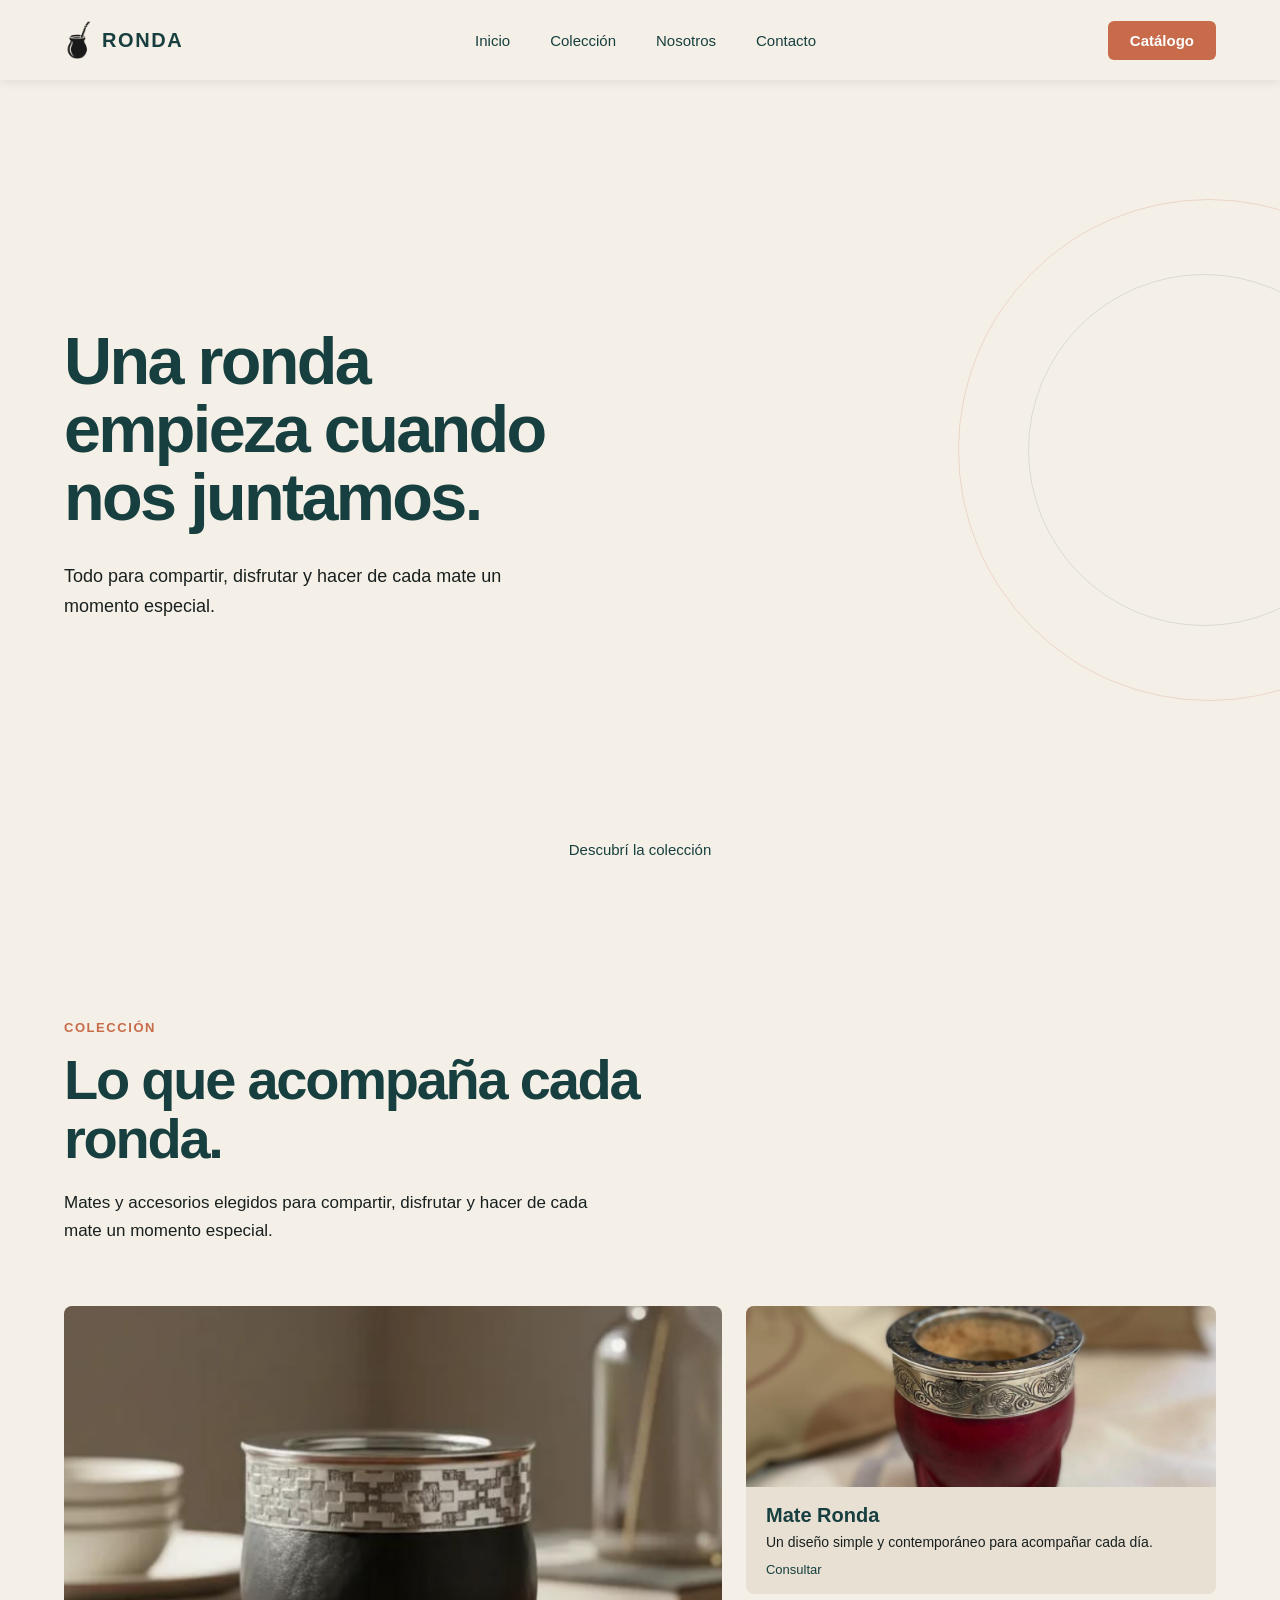
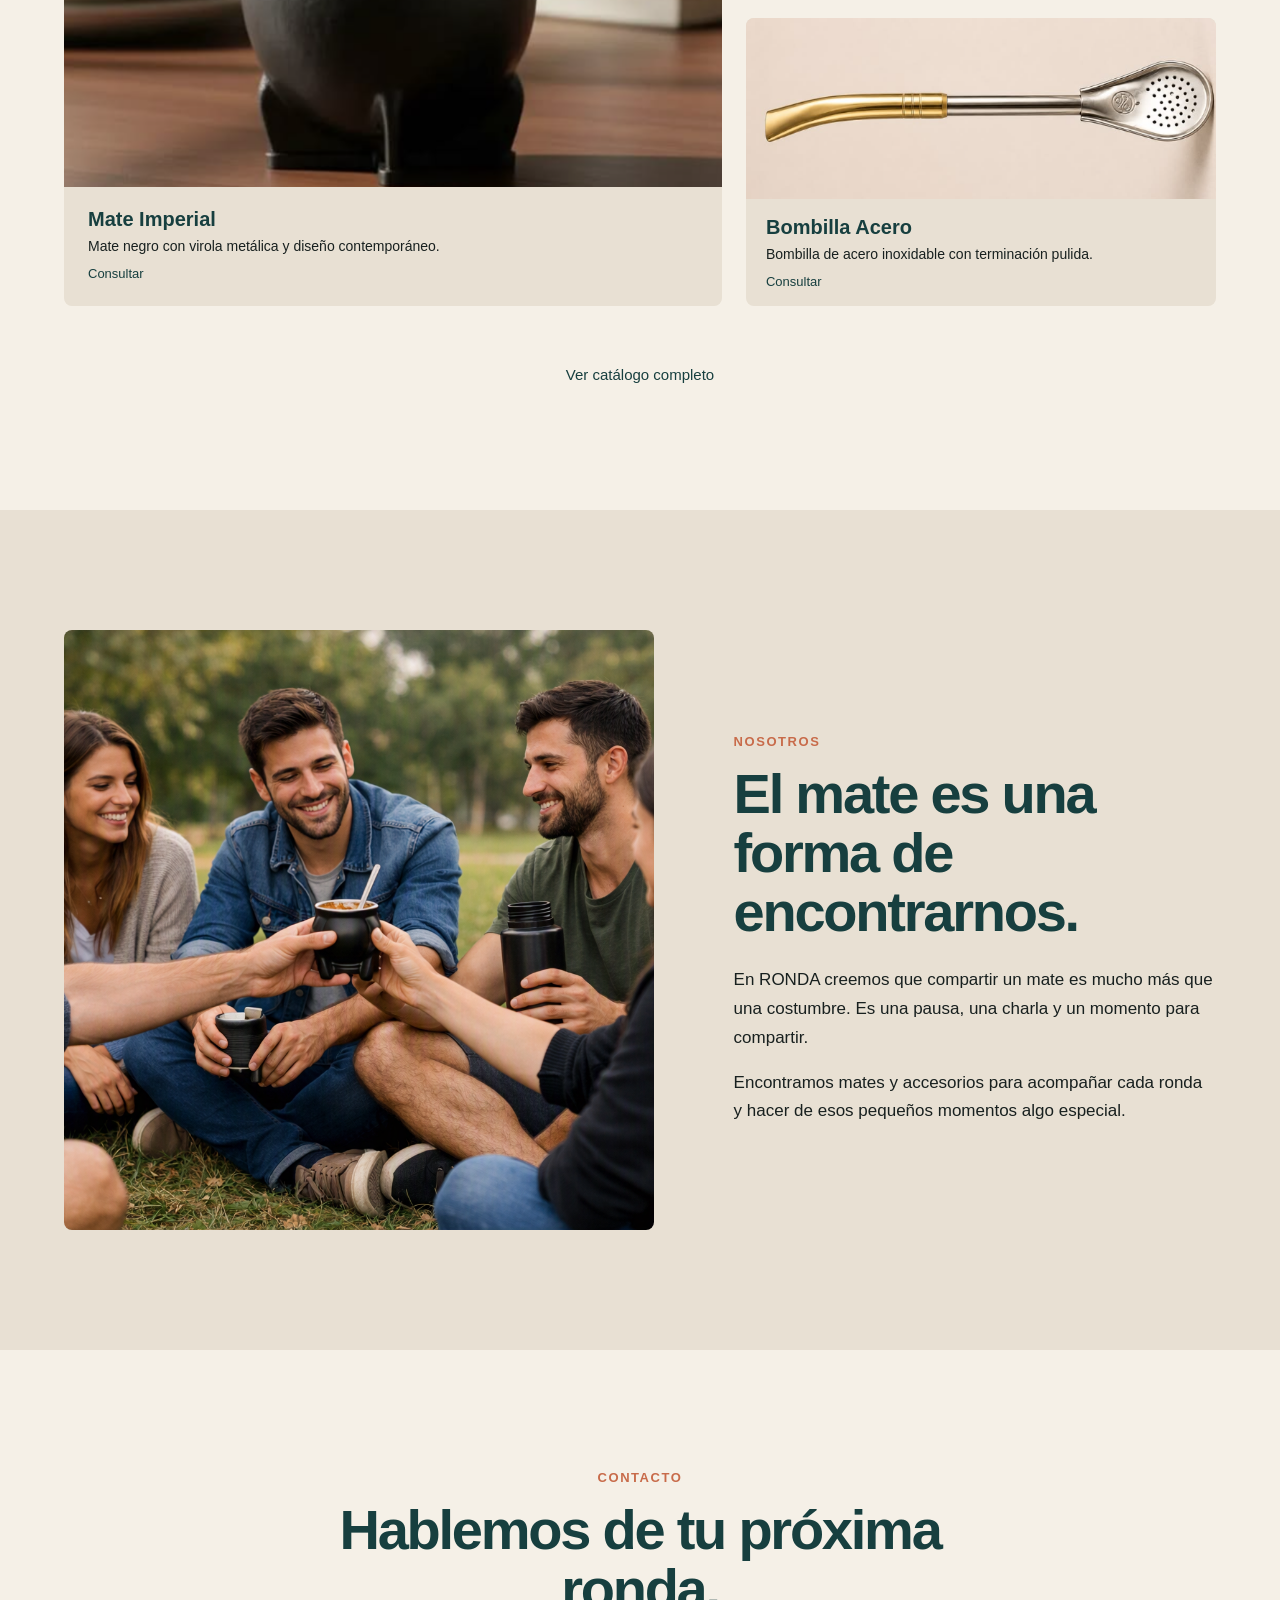
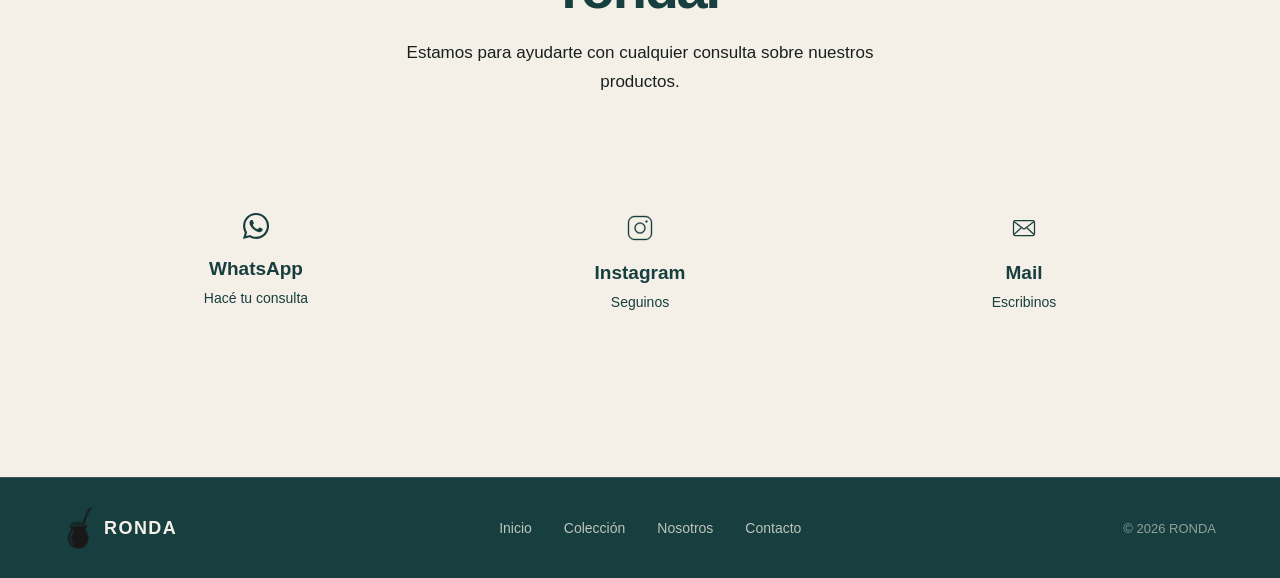
<file: index.html>
<!DOCTYPE html>
<html lang="es">
<head>
    <meta charset="UTF-8">
    <meta
        name="viewport"
        content="width=device-width, initial-scale=1.0"
    >
    <meta
        name="description"
        content="Descubrí RONDA, una selección de mates y accesorios para compartir, disfrutar y hacer de cada mate un momento especial."
    >
    <meta
        name="robots"
        content="index, follow"
    >
    <meta
        name="author"
        content="RONDA"
    >
    <meta
        name="theme-color"
        content="#173F3F"
    >
    <!-- =========================
        Canonical
    ========================= -->
    <link
        rel="canonical"
        href="https://bmstd.github.io/ronda/"
    >
    <!-- =========================
        Open Graph
    ========================= -->
    <meta
        property="og:type"
        content="website"
    >
    <meta
        property="og:locale"
        content="es_AR"
    >
    <meta
        property="og:site_name"
        content="RONDA"
    >
    <meta
        property="og:title"
        content="RONDA | Mates y accesorios"
    >
    <meta
        property="og:description"
        content="Todo para compartir, disfrutar y hacer de cada mate un momento especial."
    >
    <meta
        property="og:url"
        content="https://bmstd.github.io/ronda/"
    >
    <meta
        property="og:image"
        content="https://bmstd.github.io/ronda/assets/images/brand/og-image.jpg"
    >
    <meta
        property="og:image:type"
        content="image/jpeg"
    >
    <meta
        property="og:image:width"
        content="1200"
    >
    <meta
        property="og:image:height"
        content="630"
    >
    <meta
        property="og:image:alt"
        content="RONDA | Mates y accesorios"
    >
    <!-- =========================
        X / Twitter
    ========================= -->
    <meta
        name="twitter:card"
        content="summary_large_image"
    >
    <meta
        name="twitter:title"
        content="RONDA | Mates y accesorios"
    >
    <meta
        name="twitter:description"
        content="Todo para compartir, disfrutar y hacer de cada mate un momento especial."
    >
    <meta
        name="twitter:url"
        content="https://bmstd.github.io/ronda/"
    >
    <meta
        name="twitter:image"
        content="https://bmstd.github.io/ronda/assets/images/brand/og-image.jpg"
    >
    <meta
        name="twitter:image:alt"
        content="RONDA | Mates y accesorios"
    >
    <!-- =========================
        Favicon
    ========================= -->
    <link
        rel="icon"
        href="./assets/images/brand/favicon.png"
        type="image/png"
    >
    <!-- =========================
        Título
    ========================= -->
    <title>
        RONDA | Mates y accesorios
    </title>
    <!-- =========================
        Styles
    ========================= -->
    <link
        rel="stylesheet"
        href="./css/styles.css"
    >
</head>
<body>
    <!-- =========================
        Navbar
    ========================= -->
    <header class="navbar">
        <div class="navbar__container">
            <!-- Marca -->
            <a
                href="./index.html#inicio"
                class="navbar__brand"
                aria-label="RONDA - Inicio"
            >
                <img
                    src="./assets/images/brand/logo.png"
                    alt=""
                    class="navbar__logo"
                >
                <span class="navbar__name">
                    RONDA
                </span>
            </a>
            <!-- Navegación -->
            <nav
                class="navbar__nav"
                id="navbar-nav"
                aria-label="Navegación principal"
            >
                <a href="#inicio" class="navbar__link">
                    Inicio
                </a>
                <a href="#coleccion" class="navbar__link">
                    Colección
                </a>
                <a href="#nuestra-marca" class="navbar__link">
                    Nosotros
                </a>
                <a href="#contacto" class="navbar__link">
                    Contacto
                </a>
            </nav>
            <!-- CTA -->
            <a
                href="./pages/catalogo.html"
                class="navbar__cta"
            >
                Catálogo
            </a>
            <!-- Botón menú mobile -->
            <button
                class="navbar__toggle"
                type="button"
                aria-label="Abrir menú"
                aria-expanded="false"
                aria-controls="navbar-nav"
            >
                <span></span>
                <span></span>
                <span></span>
            </button>
        </div>
    </header>
    <main>
        <!-- =========================
                HERO
        ========================= -->
        <section class="hero" id="inicio">
            <video
                class="hero__video"
                autoplay
                muted
                loop
                playsinline
                preload="metadata"
                aria-hidden="true"
            >
                <source src="./assets/videos/hero.mp4" type="video/mp4">
            </video>
            <div class="hero__overlay"></div>
            <div class="hero__container">
                <!-- Contenido -->
                <div class="hero__content">
                    <h1 class="hero__title">
                        Una ronda empieza
                        cuando nos juntamos.
                    </h1>
                    <p class="hero__text">
                        Todo para compartir, disfrutar y hacer de cada mate un momento especial.
                    </p>
                </div>
            </div>
            <!-- Enlace a la colección -->
            <a href="#coleccion" class="hero__link">
                Descubrí la colección
            </a>
        </section>
        <!-- =========================
                COLECCIÓN
        ========================= -->
        <section class="collection" id="coleccion">
            <div class="collection__container">
                <!-- Encabezado -->
                <div class="collection__header">
                    <span class="collection__eyebrow">
                        Colección
                    </span>
                    <h2 class="collection__title">
                        Lo que acompaña cada ronda.
                    </h2>
                    <p class="collection__text">
                        Mates y accesorios elegidos para compartir, disfrutar y hacer de cada mate un momento especial.
                    </p>
                </div>
                <!-- Productos destacados -->
                <div class="collection__grid">
                    <!-- Producto principal -->
                    <article class="collection-card collection-card--featured">
                        <a
                            href="https://wa.me/5493815222356?text=Hola%2C%20quer%C3%ADa%20consultar%20por%20el%20Mate%20Imperial."
                            class="collection-card__link"
                            target="_blank"
                            rel="noopener noreferrer"
                        >
                            <div class="collection-card__media">
                                <img
                                    src="./assets/images/collection/mate-imperial.png"
                                    alt="Mate Imperial negro con virola metálica"
                                    class="collection-card__image"
                                >
                            </div>
                            <div class="collection-card__content">
                                <h3 class="collection-card__title">
                                    Mate Imperial
                                </h3>
                                <p class="collection-card__description">
                                    Mate negro con virola metálica y diseño contemporáneo.
                                </p>
                                <span class="collection-card__action">
                                    Consultar
                                </span>
                            </div>
                        </a>
                    </article>
                    <!-- Producto 2 -->
                    <article class="collection-card">
                        <a
                            href="https://wa.me/5493815222356?text=Hola%2C%20quer%C3%ADa%20consultar%20por%20el%20Mate%20Ronda."
                            class="collection-card__link"
                            target="_blank"
                            rel="noopener noreferrer"
                        >
                            <div class="collection-card__media">
                                <img
                                    src="./assets/images/collection/mate-ronda.png"
                                    alt="Mate Ronda de diseño minimalista"
                                    class="collection-card__image"
                                >
                            </div>
                            <div class="collection-card__content">
                                <h3 class="collection-card__title">
                                    Mate Ronda
                                </h3>
                                <p class="collection-card__description">
                                    Un diseño simple y contemporáneo para acompañar cada día.
                                </p>
                                <span class="collection-card__action">
                                    Consultar
                                </span>
                            </div>
                        </a>
                    </article>
                    <!-- Producto 3 -->
                    <article class="collection-card">
                        <a
                            href="https://wa.me/5493815222356?text=Hola%2C%20quer%C3%ADa%20consultar%20por%20la%20Bombilla%20Acero."
                            class="collection-card__link"
                            target="_blank"
                            rel="noopener noreferrer"
                        >
                            <div class="collection-card__media">
                                <img
                                    src="./assets/images/collection/bombilla-acero.png"
                                    alt="Bombilla de acero inoxidable"
                                    class="collection-card__image"
                                >
                            </div>
                            <div class="collection-card__content">
                                <h3 class="collection-card__title">
                                    Bombilla Acero
                                </h3>
                                <p class="collection-card__description">
                                    Bombilla de acero inoxidable con terminación pulida.
                                </p>
                                <span class="collection-card__action">
                                    Consultar
                                </span>
                            </div>
                        </a>
                    </article>
                </div>
                <!-- Enlace al catálogo -->
                <div class="collection__footer">
                    <a href="./pages/catalogo.html" class="collection__catalog-link">
                        Ver catálogo completo
                    </a>
                </div>
            </div>
        </section>
        <!--=========================
            NUESTRA MARCA
        =========================-->
        <section class="brand" id="nuestra-marca">
            <div class="brand__container">
                <!-- Imagen -->
                <div class="brand__media">
                    <img
                        src="./assets/images/brand/amigos-mate.png"
                        alt="Amigos compartiendo un mate durante una ronda"
                        class="brand__image"
                    >
                </div>
                <!-- Contenido -->
                <div class="brand__content">
                    <span class="brand__eyebrow">
                        Nosotros
                    </span>
                    <h2 class="brand__title">
                        El mate es una forma de encontrarnos.
                    </h2>
                    <p class="brand__text">
                        En RONDA creemos que compartir un mate es mucho más que una costumbre.
                        Es una pausa, una charla y un momento para compartir.
                    </p>
                    <p class="brand__text">
                        Encontramos mates y accesorios para acompañar cada ronda y hacer de esos
                        pequeños momentos algo especial.
                    </p>
                </div>
            </div>
        </section>
        <!-- =========================
            CONTACTO
        ========================= -->
        <section class="contact" id="contacto">
            <div class="contact__container">
                <div class="contact__header">
                    <span class="contact__eyebrow">
                        Contacto
                    </span>
                    <h2 class="contact__title">
                        Hablemos de tu próxima ronda.
                    </h2>
                    <p class="contact__text">
                        Estamos para ayudarte con cualquier consulta sobre nuestros productos.
                    </p>
                </div>
                <div class="contact__options">
                    <!-- WhatsApp -->
                    <a
                        href="https://wa.me/5493815222356"
                        class="contact__option"
                        target="_blank"
                        rel="noopener noreferrer"
                    >
                        <img
                            src="./assets/images/icons/whatsapp.svg"
                            alt=""
                            class="contact__icon contact__icon--whatsapp"
                        >
                        <h3 class="contact__option-title">
                            WhatsApp
                        </h3>
                        <span class="contact__option-action">
                            Hacé tu consulta
                        </span>
                    </a>
                    <!-- Instagram -->
                    <a
                        href="https://www.instagram.com/bm_studio.dev"
                        class="contact__option"
                        target="_blank"
                        rel="noopener noreferrer"
                    >
                        <img
                            src="./assets/images/icons/instagram.svg"
                            alt=""
                            class="contact__icon"
                        >
                        <h3 class="contact__option-title">
                            Instagram
                        </h3>
                        <span class="contact__option-action">
                            Seguinos
                        </span>
                    </a>
                    <!-- Mail -->
                    <a
                        href="mailto:brunomenorque.dev@gmail.com"
                        class="contact__option"
                    >
                        <img
                            src="./assets/images/icons/email.svg"
                            alt=""
                            class="contact__icon"
                        >
                        <h3 class="contact__option-title">
                            Mail
                        </h3>
                        <span class="contact__option-action">
                            Escribinos
                        </span>
                    </a>
                </div>
            </div>
        </section>
    </main>
    <!-- =========================
        FOOTER
    ========================= -->
    <footer class="footer">
        <div class="footer__container">
            <!-- Marca -->
            <a
                href="./index.html"
                class="footer__brand"
                aria-label="RONDA - Inicio"
            >
                <img
                    src="./assets/images/brand/logo.png"
                    alt=""
                    class="footer__logo"
                >
                <span class="footer__name">
                    RONDA
                </span>
            </a>
            <!-- Navegación -->
            <nav class="footer__nav" aria-label="Navegación del pie de página">
                <a href="#inicio" class="footer__link">
                    Inicio
                </a>
                <a href="#coleccion" class="footer__link">
                    Colección
                </a>
                <a href="#nuestra-marca" class="footer__link">
                    Nosotros
                </a>
                <a href="#contacto" class="footer__link">
                    Contacto
                </a>
            </nav>
            <!-- Copyright -->
            <span class="footer__copyright">
                © 2026 RONDA
            </span>
        </div>
    </footer>
<script src="./js/main.js"></script>
</body>
</html>
</file>
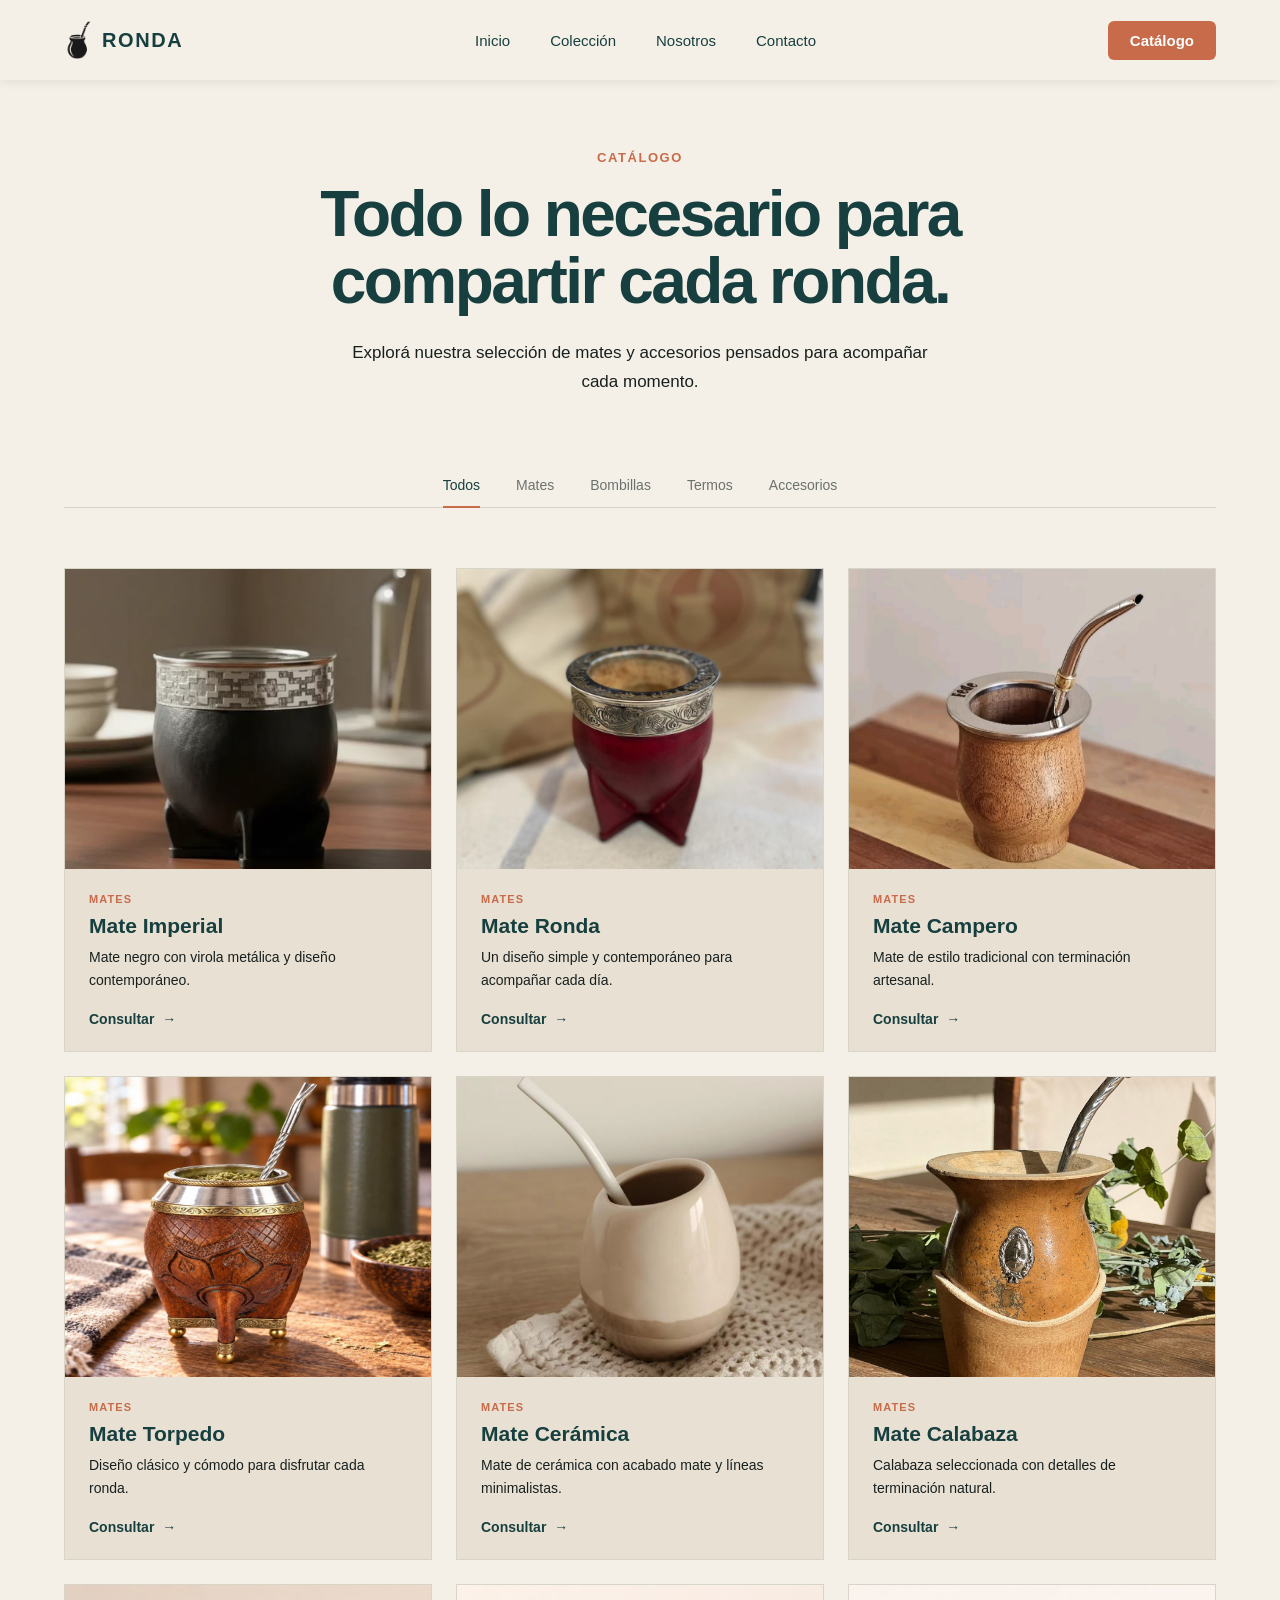
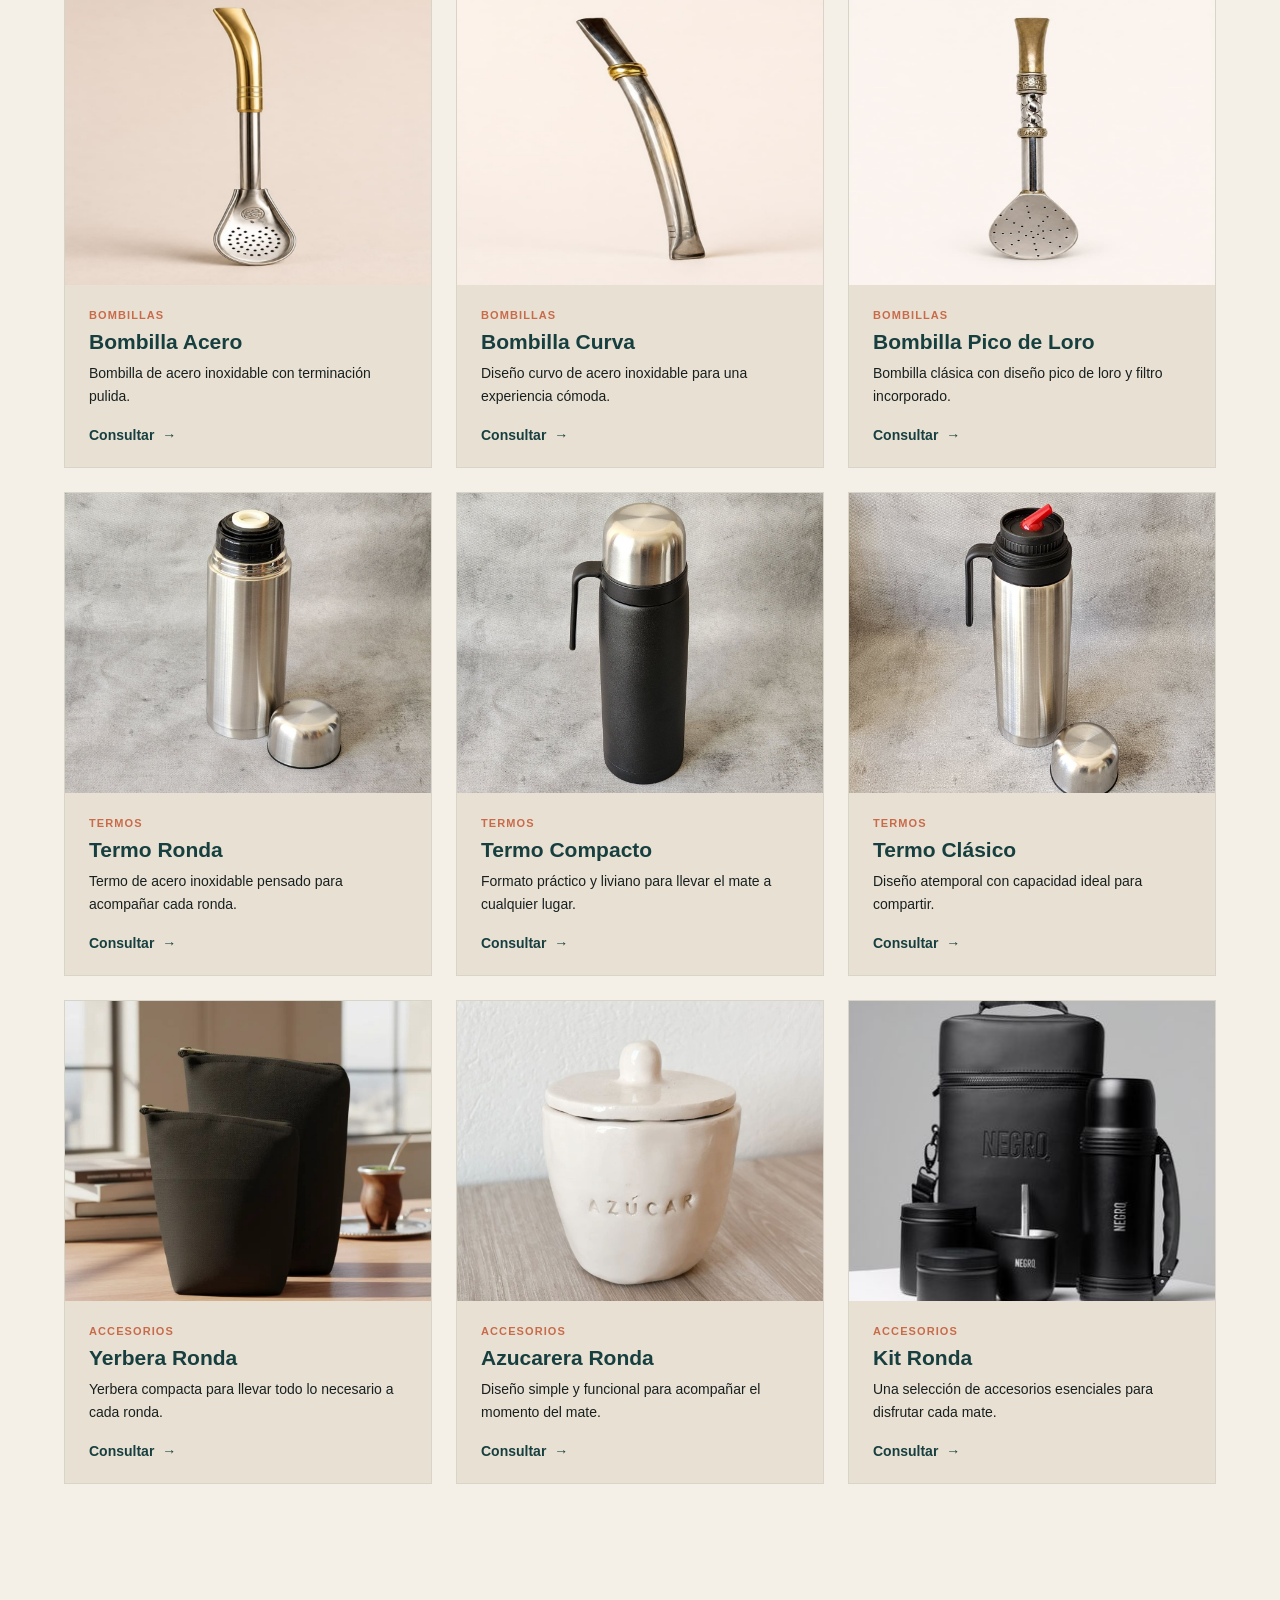
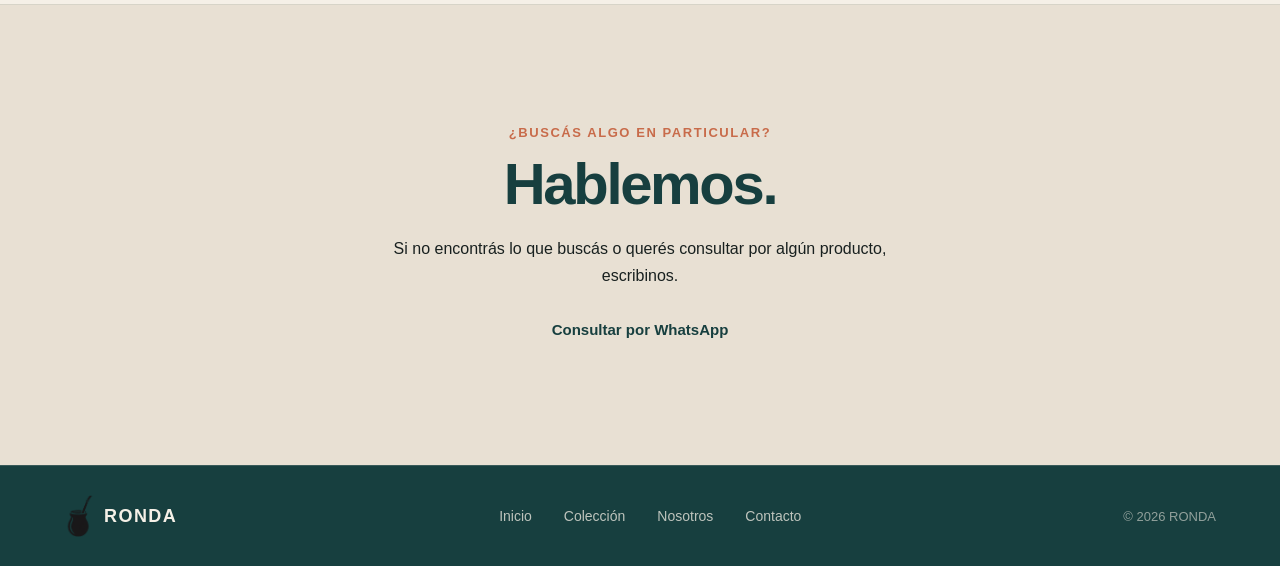
<file: pages/catalogo.html>
<!DOCTYPE html>
<html lang="es">
<head>
    <meta charset="UTF-8">
    <meta
        name="viewport"
        content="width=device-width, initial-scale=1.0"
    >
    <meta
        name="description"
        content="Explorá el catálogo de RONDA y descubrí nuestra selección de mates, bombillas, termos y accesorios."
    >
    <meta
        name="robots"
        content="index, follow"
    >
    <meta
        name="author"
        content="RONDA"
    >
    <meta
        name="theme-color"
        content="#173F3F"
    >
    <!-- =========================
        Canonical
    ========================= -->
    <link
        rel="canonical"
        href="https://bmstd.github.io/ronda/pages/catalogo.html"
    >
    <!-- =========================
        Open Graph
    ========================= -->
    <meta
        property="og:type"
        content="website"
    >
    <meta
        property="og:locale"
        content="es_AR"
    >
    <meta
        property="og:site_name"
        content="RONDA"
    >
    <meta
        property="og:title"
        content="Catálogo | RONDA"
    >
    <meta
        property="og:description"
        content="Explorá nuestra selección de mates, bombillas, termos y accesorios para cada ronda."
    >
    <meta
        property="og:url"
        content="https://bmstd.github.io/ronda/pages/catalogo.html"
    >
    <meta
        property="og:image"
        content="https://bmstd.github.io/ronda/assets/images/brand/og-catalogo.jpg"
    >
    <meta
        property="og:image:alt"
        content="Catálogo de productos RONDA"
    >
    <!-- =========================
        X / Twitter
    ========================= -->
    <meta
        name="twitter:card"
        content="summary_large_image"
    >
    <meta
        name="twitter:title"
        content="Catálogo | RONDA"
    >
    <meta
        name="twitter:description"
        content="Explorá nuestra selección de mates, bombillas, termos y accesorios para cada ronda."
    >
    <meta
        name="twitter:url"
        content="https://bmstd.github.io/ronda/pages/catalogo.html"
    >
    <meta
        name="twitter:image"
        content="https://bmstd.github.io/ronda/assets/images/brand/og-catalogo.jpg"
    >
    <meta
        name="twitter:image:alt"
        content="Catálogo de productos RONDA"
    >
    <!-- =========================
        Favicon
    ========================= -->
    <link
        rel="icon"
        href="../assets/images/brand/logo.png"
        type="image/png"
    >
    <!-- =========================
        Título
    ========================= -->
    <title>
        Catálogo | RONDA
    </title>
    <!-- =========================
        Styles
    ========================= -->
    <link
        rel="stylesheet"
        href="../css/styles.css"
    >
    <link
        rel="stylesheet"
        href="../css/catalogo.css"
    >
</head>
<body>
    <!-- =========================
        Navbar
    ========================= -->
    <header class="navbar">
        <div class="navbar__container">
            <!-- Marca -->
            <a
                href="../index.html#inicio"
                class="navbar__brand"
                aria-label="RONDA - Inicio"
            >
                <img
                    src="../assets/images/brand/logo.png"
                    alt=""
                    class="navbar__logo"
                >
                <span class="navbar__name">
                    RONDA
                </span>
            </a>
            <!-- Navegación -->
            <nav
                class="navbar__nav"
                id="navbar-nav"
                aria-label="Navegación principal"
            >
                <a
                    href="../index.html#inicio"
                    class="navbar__link"
                >
                    Inicio
                </a>
                <a
                    href="../index.html#coleccion"
                    class="navbar__link"
                >
                    Colección
                </a>
                <a
                    href="../index.html#nuestra-marca"
                    class="navbar__link"
                >
                    Nosotros
                </a>
                <a
                    href="../index.html#contacto"
                    class="navbar__link"
                >
                    Contacto
                </a>
            </nav>
            <!-- CTA -->
            <a
                href="./catalogo.html"
                class="navbar__cta"
                aria-current="page"
            >
                Catálogo
            </a>
            <!-- Botón menú mobile -->
            <button
                class="navbar__toggle"
                type="button"
                aria-label="Abrir menú"
                aria-expanded="false"
                aria-controls="navbar-nav"
            >
                <span></span>
                <span></span>
                <span></span>
            </button>
        </div>
    </header>
    <!-- =========================
        Contenido principal
    ========================= -->
    <main>
        <!-- =========================
            Encabezado
        ========================= -->
        <section class="catalog-header">
            <div class="catalog-header__container">
                <span class="catalog-header__eyebrow">
                    Catálogo
                </span>
                <h1 class="catalog-header__title">
                    Todo lo necesario para compartir cada ronda.
                </h1>
                <p class="catalog-header__text">
                    Explorá nuestra selección de mates y accesorios pensados
                    para acompañar cada momento.
                </p>
            </div>
        </section>
        <!-- =========================
            Catálogo
        ========================= -->
        <section class="catalog">
            <div class="catalog__container">
                <!-- Categorías -->
                <nav
                    class="catalog__filters"
                    aria-label="Filtrar productos por categoría"
                >
                    <button
                        type="button"
                        class="catalog__filter catalog__filter--active"
                        data-category="todos"
                    >
                        Todos
                    </button>
                    <button
                        type="button"
                        class="catalog__filter"
                        data-category="mates"
                    >
                        Mates
                    </button>
                    <button
                        type="button"
                        class="catalog__filter"
                        data-category="bombillas"
                    >
                        Bombillas
                    </button>
                    <button
                        type="button"
                        class="catalog__filter"
                        data-category="termos"
                    >
                        Termos
                    </button>
                    <button
                        type="button"
                        class="catalog__filter"
                        data-category="accesorios"
                    >
                        Accesorios
                    </button>
                </nav>
                <!-- Productos -->
                <div
                    class="catalog__grid"
                    id="catalog-products"
                >
                    <!--
                        Los productos serán
                        generados mediante JavaScript.
                    -->
                </div>
            </div>
        </section>
        <!-- =========================
            CTA
        ========================= -->
        <section class="catalog-cta">
            <div class="catalog-cta__container">
                <span class="catalog-cta__eyebrow">
                    ¿Buscás algo en particular?
                </span>
                <h2 class="catalog-cta__title">
                    Hablemos.
                </h2>
                <p class="catalog-cta__text">
                    Si no encontrás lo que buscás o querés consultar
                    por algún producto, escribinos.
                </p>
                <a
                    href="https://wa.me/549XXXXXXXXXX"
                    class="catalog-cta__link"
                    target="_blank"
                    rel="noopener noreferrer"
                >
                    Consultar por WhatsApp
                </a>
            </div>
        </section>
    </main>
    <!-- =========================
        Footer
    ========================= -->
    <footer class="footer">
        <div class="footer__container">
            <!-- Marca -->
            <a
                href="../index.html#inicio"
                class="footer__brand"
                aria-label="RONDA - Inicio"
            >
                <img
                    src="../assets/images/brand/logo.png"
                    alt=""
                    class="footer__logo"
                >
                <span class="footer__name">
                    RONDA
                </span>
            </a>
            <!-- Navegación -->
            <nav
                class="footer__nav"
                aria-label="Navegación del pie de página"
            >
                <a
                    href="../index.html#inicio"
                    class="footer__link"
                >
                    Inicio
                </a>
                <a
                    href="../index.html#coleccion"
                    class="footer__link"
                >
                    Colección
                </a>
                <a
                    href="../index.html#nuestra-marca"
                    class="footer__link"
                >
                    Nosotros
                </a>
                <a
                    href="../index.html#contacto"
                    class="footer__link"
                >
                    Contacto
                </a>
            </nav>
            <!-- Copyright -->
            <span class="footer__copyright">
                © 2026 RONDA
            </span>
        </div>
    </footer>
    <!-- =========================
        Scripts
    ========================= -->
    <script src="../js/main.js"></script>
    <script src="../js/productos.js"></script>
    <script src="../js/catalogo.js"></script>

</body>

</html>
</file>
<file: css/styles.css>
/* =========================
    RESET
========================= */

* {
    margin: 0;
    padding: 0;
    box-sizing: border-box;
}

html {
    scroll-behavior: smooth;
}

body {
    min-height: 100vh;
    font-family: sans-serif;
}


/* =========================
    VARIABLES
========================= */

:root {
    --color-primary: #173F3F;
    --color-accent: #C86B4A;
    --color-background: #F5F0E7;
    --color-surface: #E8E0D3;
    --color-text: #18201F;
}


/* =========================
    NAVBAR
========================= */

/* ------------------------- Contenedor ------------------------- */
.navbar {
    position: fixed;
    top: 0;
    left: 0;
    z-index: 1000;
    width: 100%;
    height: 80px;
    background-color: var(--color-background);
    box-shadow: 0 2px 10px rgba(0, 0, 0, 0.08);
}

.navbar__container {
    width: min(1200px, 90%);
    height: 100%;
    margin: 0 auto;
    display: flex;
    align-items: center;
    justify-content: space-between;
}

/* ------------------------- Marca ------------------------- */
.navbar__brand {
    display: flex;
    align-items: center;
    gap: 10px;
    color: var(--color-primary);
    text-decoration: none;
}

.navbar__logo {
    display: block;
    width: 28px;
    height: auto;
}

.navbar__name {
    font-size: 20px;
    font-weight: 600;
    letter-spacing: 0.08em;
}

/* ------------------------- Navegación ------------------------- */
.navbar__nav {
    display: flex;
    align-items: center;
    gap: 40px;
}

.navbar__link {
    color: var(--color-primary);
    font-size: 15px;
    font-weight: 500;
    text-decoration: none;
    transition: color 0.3s ease;
}

.navbar__link:hover {
    color: var(--color-accent);
}

/* ------------------------- CTA ------------------------- */
.navbar__cta {
    display: inline-flex;
    align-items: center;
    justify-content: center;
    padding: 11px 22px;
    background-color: var(--color-accent);
    color: #FFFFFF;
    font-size: 15px;
    font-weight: 600;
    text-decoration: none;
    border-radius: 6px;
    transition:
        background-color 0.3s ease,
        transform 0.3s ease;
}

.navbar__cta:hover {
    background-color: var(--color-primary);
    transform: translateY(-2px);
}

/* ------------------------- Menú mobile ------------------------- */
.navbar__toggle {
    display: none;
}

/* =========================
    MEDIA QUERIES
========================= */

/* ------------------------- Tablet ------------------------- */
@media (max-width: 900px) {

    .navbar__container {
        width: min(1200px, 92%);
    }

    .navbar__nav {
        gap: 24px;
    }

    .navbar__link {
        font-size: 14px;
    }

    .navbar__cta {
        padding: 10px 18px;
        font-size: 14px;
    }
}

/* ------------------------- Mobile ------------------------- */
@media (max-width: 700px) {

    .navbar {
        height: 70px;
    }

    .navbar__container {
        width: 90%;
    }

    .navbar__logo {
        width: 30px;
    }

    .navbar__name {
        font-size: 19px;
    }

    /* ------------------------- Navegación mobile ------------------------- */
    .navbar__nav {
        position: fixed;
        top: 70px;
        left: 0;
        z-index: 999;
        width: 100%;
        height: calc(100vh - 70px);
        display: flex;
        flex-direction: column;
        align-items: center;
        justify-content: center;
        gap: 28px;
        background-color: var(--color-background);
        opacity: 0;
        visibility: hidden;
        pointer-events: none;
        transition:
            opacity 0.3s ease,
            visibility 0.3s ease;
    }

    .navbar__link {
        font-size: 22px;
    }

    /* ------------------------- CTA mobile ------------------------- */
    .navbar__cta {
        position: fixed;
        left: 50%;
        bottom: 50px;
        z-index: 1000;
        display: inline-flex;
        padding: 12px 24px;
        font-size: 15px;
        transform: translateX(-50%);
        opacity: 0;
        visibility: hidden;
        pointer-events: none;
        transition:
            opacity 0.3s ease,
            visibility 0.3s ease,
            background-color 0.3s ease;
    }

    /* ------------------------- Menú abierto ------------------------- */
    .navbar--open .navbar__nav,
    .navbar--open .navbar__cta {
        opacity: 1;
        visibility: visible;
        pointer-events: auto;
    }

    /* ------------------------- Botón ------------------------- */

    .navbar__toggle {
        position: relative;
        z-index: 1001;
        display: flex;
        flex-direction: column;
        justify-content: space-between;
        width: 28px;
        height: 20px;
        padding: 0;
        background: none;
        border: none;
        cursor: pointer;
    }

    .navbar__toggle span {
        display: block;
        width: 100%;
        height: 2px;
        background-color: var(--color-primary);
        border-radius: 2px;
        transition:
            transform 0.3s ease,
            opacity 0.3s ease;
    }

    /* ------------------------- Botón abierto ------------------------- */
    .navbar--open .navbar__toggle span:nth-child(1) {
        transform: translateY(9px) rotate(45deg);
    }

    .navbar--open .navbar__toggle span:nth-child(2) {
        opacity: 0;
    }

    .navbar--open .navbar__toggle span:nth-child(3) {
        transform: translateY(-9px) rotate(-45deg);
    }
}

/* =========================
    HERO
========================= */

/* ------------------------- Contenedor ------------------------- */
.hero {
    position: relative;
    min-height: 100vh;
    padding-top: 80px;
    overflow: hidden;
    background-color: var(--color-background);
}

.hero__container {
    position: relative;
    z-index: 2;
    width: min(1200px, 90%);
    height: calc(100vh - 80px);
    margin: 0 auto;
    display: flex;
    align-items: center;
}

/* ------------------------- Video de fondo ------------------------- */
.hero__video {
    position: absolute;
    top: 0;
    right: 0;
    z-index: 0;
    display: block;
    width: 90%;
    height: 100%;
    object-fit: cover;
    object-position: 65% center;
    pointer-events: none;
}

/* ------------------------- Overlay ------------------------- */
.hero__overlay {
    position: absolute;
    inset: 0;
    z-index: 1;
    pointer-events: none;
    background:
        linear-gradient(
            90deg,
            var(--color-background) 0%,
            var(--color-background) 38%,
            rgba(245, 240, 231, 0.92) 45%,
            rgba(245, 240, 231, 0.25) 58%,
            rgba(245, 240, 231, 0) 70%
        );
}

/* ------------------------- Contenido ------------------------- */
.hero__container {
    position: relative;
    z-index: 2;
    width: min(1200px, 90%);
    height: calc(100vh - 80px);
    margin: 0 auto;
    display: flex;
    align-items: center;
}

.hero__content {
    width: 45%;
    max-width: 560px;
    padding-bottom: 30px;
}

.hero__title {
    color: var(--color-primary);
    font-size: clamp(48px, 5.2vw, 72px);
    font-weight: 600;
    line-height: 1.02;
    letter-spacing: -0.04em;
}

.hero__text {
    max-width: 470px;
    margin-top: 30px;
    color: var(--color-text);
    font-size: 18px;
    font-weight: 400;
    line-height: 1.65;
}

/* ------------------------- Formas decorativas ------------------------- */
.hero::before {
    content: "";
    position: absolute;
    z-index: 1;
    top: 50%;
    right: -180px;
    width: 500px;
    height: 500px;
    border: 1px solid rgba(200, 107, 74, 0.20);
    border-radius: 50%;
    transform: translateY(-50%);
    pointer-events: none;
}

.hero::after {
    content: "";
    position: absolute;
    z-index: 1;
    top: 50%;
    right: -100px;
    width: 350px;
    height: 350px;
    border: 1px solid rgba(23, 63, 63, 0.12);
    border-radius: 50%;
    transform: translateY(-50%);
    pointer-events: none;
}

/* ------------------------- Enlace ------------------------- */
.hero__link {
    position: absolute;
    z-index: 3;
    bottom: 34px;
    left: 50%;
    display: inline-flex;
    flex-direction: column;
    align-items: center;
    color: var(--color-primary);
    font-size: 15px;
    font-weight: 500;
    line-height: 1.2;
    text-decoration: none;
    transform: translateX(-50%);
    transition: color 0.3s ease;
}

.hero__link::after {
    content: "";
    width: 100%;
    height: 1px;
    margin-top: 6px;
    background-color: currentColor;
    transform: scaleX(0);
    transform-origin: center;
    transition: transform 0.35s ease;
}

.hero__link:hover {
    color: var(--color-accent);
}

.hero__link:hover::after {
    transform: scaleX(1);
}

/* =========================
    MEDIA QUERIES
========================= */
/* ------------------------- Tablet ------------------------- */

@media (max-width: 970px) {

    .hero {
        min-height: calc(100vh - 80px);
    }

    .hero__container {
        width: 92%;
        justify-content: center;
    }

    .hero__content {
        width: 58%;
        margin-top: 0;
        padding-top: 0;
    }

    .hero__title {
        font-size: clamp(42px, 6vw, 58px);
    }

    .hero__text {
        max-width: 400px;
        font-size: 17px;
    }

    .hero__overlay {
        background:
            linear-gradient(
                90deg,
                rgba(245, 240, 231, 0.98) 0%,
                rgba(245, 240, 231, 0.92) 32%,
                rgba(245, 240, 231, 0.55) 58%,
                rgba(245, 240, 231, 0.08) 100%
            );
    }

    .hero::before {
        right: -220px;
        width: 430px;
        height: 430px;
    }

    .hero::after {
        right: -140px;
        width: 300px;
        height: 300px;
    }

    .hero__video {
        width: 100%;
        object-position: 80% center;
    }
}

/* ------------------------- Mobile ------------------------- */
@media (max-width: 700px) {

    .hero {
        min-height: 100svh;
        padding-top: 70px;
    }

    .hero__video {
        object-position: center;
    }

    .hero__overlay {
        background:
            linear-gradient(
                180deg,
                rgba(245, 240, 231, 0.96) 0%,
                rgba(245, 240, 231, 0.88) 38%,
                rgba(245, 240, 231, 0.45) 68%,
                rgba(245, 240, 231, 0.18) 100%
            );
    }

    .hero__container {
        width: 90%;
        height: calc(100svh - 70px);
        align-items: center;
        justify-content: center;
    }

    .hero__content {
        width: 100%;
        max-width: none;
        padding-top: 0;
        text-align: center;
    }

    .hero__title {
        font-size: clamp(40px, 11vw, 52px);
        line-height: 1.05;
        letter-spacing: -0.04em;
    }

    .hero__text {
        max-width: 420px;
        margin: 24px auto 0;
        font-size: 16px;
        line-height: 1.6;
    }

    .hero::before {
        top: 60%;
        right: -210px;
        width: 400px;
        height: 400px;
    }

    .hero::after {
        top: 60%;
        right: -145px;
        width: 280px;
        height: 280px;
    }

    .hero__link {
        bottom: 32px;
        font-size: 14px;
    }

    .hero__video {
        width: 100%;
        object-position: 80% center;
    }
}

/* ------------------------- Mobile pequeño ------------------------- */
@media (max-width: 400px) {

    .hero__title {
        font-size: 39px;
    }

    .hero__text {
        font-size: 15px;
    }

    .hero__link {
        bottom: 28px;
    }

    .hero__video {
        width: 100%;
        object-position: 80% center;
    }
}

/* =========================
    COLECCIÓN
========================= */

/* ------------------------- Sección ------------------------- */
.collection {
    padding: 120px 0;
    background-color: var(--color-background);
}

.collection__container {
    width: min(1200px, 90%);
    margin: 0 auto;
}

/* ------------------------- Encabezado ------------------------- */

.collection__header {
    max-width: 650px;
    margin-bottom: 60px;
}

.collection__eyebrow {
    display: block;

    color: var(--color-accent);

    font-size: 13px;
    font-weight: 600;
    letter-spacing: 0.12em;
    text-transform: uppercase;
}

.collection__title {
    margin-top: 16px;

    color: var(--color-primary);

    font-size: clamp(38px, 5vw, 56px);
    font-weight: 600;
    line-height: 1.05;
    letter-spacing: -0.04em;
}

.collection__text {
    max-width: 560px;
    margin-top: 20px;

    color: var(--color-text);

    font-size: 17px;
    line-height: 1.7;
}

/* ------------------------- Grilla ------------------------- */
.collection__grid {
    display: grid;
    grid-template-columns: 1.4fr 1fr;
    grid-template-rows: 1fr 1fr;
    height: 600px;
    gap: 24px;
}

/* ------------------------- Tarjetas ------------------------- */
.collection-card {
    min-width: 0;
    overflow: hidden;
    background-color: var(--color-surface);
    border-radius: 8px;
}

.collection-card--featured {
    grid-column: 1;
    grid-row: 1 / 3;
}

.collection-card__link {
    display: flex;
    flex-direction: column;
    height: 100%;
    color: inherit;
    text-decoration: none;
}

/* ------------------------- Imagen ------------------------- */
.collection-card__media {
    position: relative;
    width: 100%;
    height: 240px;
    overflow: hidden;
}

.collection-card--featured .collection-card__media {
    height: 100%;
    min-height: 0;
}

.collection-card__image {
    display: block;
    width: 100%;
    height: 100%;
    object-fit: cover;
    transition: transform 0.5s ease;
}

/* ------------------------- Contenido ------------------------- */
.collection-card__content {
    padding: 16px 20px;
}

.collection-card--featured .collection-card__content {
    padding: 20px 24px 24px;
}

.collection-card__title {
    color: var(--color-primary);
    font-size: 20px;
    font-weight: 600;
    line-height: 1.2;
}

.collection-card__description {
    max-width: 420px;
    margin-top: 6px;
    color: var(--color-text);
    font-size: 14px;
    line-height: 1.4;
}

.collection-card__action {
    display: inline-block;
    margin-top: 10px;
    color: var(--color-primary);
    font-size: 13px;
    font-weight: 500;
    transition: color 0.3s ease;
}

/* ------------------------- Hover ------------------------- */
.collection-card:hover .collection-card__image {
    transform: scale(1.04);
}

.collection-card:hover .collection-card__action {
    color: var(--color-accent);
}

/* ------------------------- Catálogo ------------------------- */
.collection__footer {
    display: flex;
    justify-content: center;
    margin-top: 60px;
}

.collection__catalog-link {
    position: relative;
    display: inline-flex;
    flex-direction: column;
    align-items: center;
    color: var(--color-primary);
    font-size: 15px;
    font-weight: 500;
    text-decoration: none;
    transition: color 0.3s ease;
}

.collection__catalog-link::after {
    content: "";
    width: 100%;
    height: 1px;
    margin-top: 6px;
    background-color: currentColor;
    transform: scaleX(0);
    transform-origin: center;
    transition: transform 0.35s ease;
}

.collection__catalog-link:hover {
    color: var(--color-accent);
}

.collection__catalog-link:hover::after {
    transform: scaleX(1);
}

/* =========================
   MEDIA QUERIES
========================= */

/* ------------------------- Tablet ------------------------- */

@media (max-width: 900px) {

    .collection {
        padding: 100px 0;
    }

    .collection__container {
        width: 92%;
    }

    .collection__header {
        margin-bottom: 50px;
    }

    .collection__grid {
        height: 600px;
        gap: 20px;
    }

    .collection-card__media {
        height: 200px;
    }

    .collection-card--featured .collection-card__media {
        height: 100%;
    }

    .collection-card__content {
        padding: 14px 18px;
    }

    .collection-card--featured .collection-card__content {
        padding: 18px 20px 20px;
    }

    .collection__footer {
        margin-top: 50px;
    }
}


/* ------------------------- Mobile ------------------------- */

@media (max-width: 700px) {

    .collection {
        padding: 80px 0;
    }

    .collection__container {
        width: 90%;
    }

    .collection__header {
        margin-bottom: 40px;
    }

    .collection__title {
        font-size: clamp(38px, 11vw, 50px);
    }

    .collection__text {
        margin-top: 18px;
        font-size: 16px;
        line-height: 1.6;
    }

    .collection__grid {
        display: grid;
        grid-template-columns: 1fr;
        grid-template-rows: repeat(3, 1fr);
        height: auto;
        gap: 20px;
    }

    .collection-card,
    .collection-card--featured {
        grid-column: auto;
        grid-row: auto;
        height: 300px;
    }

    .collection-card__media,
    .collection-card--featured .collection-card__media {
        height: 100%;
        min-height: 0;
    }

    .collection-card__content,
    .collection-card--featured .collection-card__content {
        padding: 18px 20px 20px;
    }

    .collection-card__title {
        font-size: 19px;
    }

    .collection-card__description {
        font-size: 14px;
    }

    .collection__footer {
        margin-top: 45px;
    }
}


/* ------------------------- Mobile pequeño ------------------------- */

@media (max-width: 400px) {

    .collection {
        padding: 70px 0;
    }

    .collection__grid {
        gap: 16px;
    }

    .collection-card,
    .collection-card--featured {
        height: 300px;
    }

    .collection-card__content,
    .collection-card--featured .collection-card__content {
        padding: 16px 18px 18px;
    }

    .collection__footer {
        margin-top: 40px;
    }
}

/* =========================
    NUESTRA MARCA
========================= */

/* ------------------------- Sección ------------------------- */
.brand {
    padding: 120px 0;
    background-color: var(--color-surface);
}

.brand__container {
    width: min(1200px, 90%);
    margin: 0 auto;
    display: grid;
    grid-template-columns: 1.1fr 0.9fr;
    align-items: center;
    gap: 80px;
}

/* ------------------------- Imagen ------------------------- */
.brand__media {
    width: 100%;
    height: 600px;
    overflow: hidden;
}

.brand__image {
    display: block;
    border-radius: 8px;
    width: 100%;
    height: 100%;
    object-fit: cover;
}

/* ------------------------- Contenido ------------------------- */
.brand__content {
    max-width: 500px;
}

.brand__eyebrow {
    display: block;
    color: var(--color-accent);
    font-size: 13px;
    font-weight: 600;
    letter-spacing: 0.12em;
    text-transform: uppercase;
}

.brand__title {
    margin-top: 16px;
    color: var(--color-primary);
    font-size: clamp(38px, 5vw, 56px);
    font-weight: 600;
    line-height: 1.05;
    letter-spacing: -0.04em;
}

.brand__text {
    max-width: 480px;
    margin-top: 24px;
    color: var(--color-text);
    font-size: 17px;
    line-height: 1.7;
}

.brand__text + .brand__text {
    margin-top: 16px;
}

/* =========================
    MEDIA QUERIES
========================= */
/* ------------------------- Tablet ------------------------- */

@media (max-width: 900px) {

    .brand {
        padding: 100px 0;
    }

    .brand__container {
        grid-template-columns: 1fr 1fr;
        gap: 50px;
    }

    .brand__media {
        height: 500px;
    }

    .brand__title {
        font-size: clamp(36px, 5vw, 48px);
    }

    .brand__text {
        font-size: 16px;
    }
}

/* ------------------------- Mobile ------------------------- */
@media (max-width: 700px) {

    .brand {
        padding: 80px 0;
    }

    .brand__container {
        width: 90%;
        display: flex;
        flex-direction: column;
        gap: 50px;
    }

    .brand__media {
        width: 100%;
        height: 420px;
    }

    .brand__content {
        max-width: none;
    }

    .brand__title {
        font-size: clamp(38px, 11vw, 50px);
    }

    .brand__text {
        max-width: none;
        margin-top: 22px;
        font-size: 16px;
        line-height: 1.65;
    }

    .brand__text + .brand__text {
        margin-top: 14px;
    }
}

/* ------------------------- Mobile pequeño ------------------------- */
@media (max-width: 400px) {

    .brand {
        padding: 70px 0;
    }

    .brand__media {
        height: 360px;
    }

    .brand__title {
        font-size: 38px;
    }

    .brand__text {
        font-size: 15px;
    }
}

/* =========================
   CONTACTO
========================= */

/* ------------------------- Sección ------------------------- */
.contact {
    padding: 120px 0;
    background-color: var(--color-background);
}

.contact__container {
    width: min(1200px, 90%);
    margin: 0 auto;
}

/* ------------------------- Encabezado ------------------------- */
.contact__header {
    max-width: 650px;
    margin: 0 auto;
    text-align: center;
}

.contact__eyebrow {
    display: block;
    color: var(--color-accent);
    font-size: 13px;
    font-weight: 600;
    letter-spacing: 0.12em;
    text-transform: uppercase;
}

.contact__title {
    margin-top: 16px;
    color: var(--color-primary);
    font-size: clamp(38px, 5vw, 56px);
    font-weight: 600;
    line-height: 1.05;
    letter-spacing: -0.04em;
}

.contact__text {
    max-width: 520px;
    margin: 20px auto 0;
    color: var(--color-text);
    font-size: 17px;
    line-height: 1.7;
}

/* ------------------------- Opciones ------------------------- */
.contact__options {
    display: grid;
    grid-template-columns: repeat(3, 1fr);
    margin-top: 70px;
    border-top: 1px solid var(--color-border);
    border-bottom: 1px solid var(--color-border);
}

.contact__option {
    display: flex;
    flex-direction: column;
    align-items: center;
    padding: 45px 30px;
    color: var(--color-primary);
    text-align: center;
    text-decoration: none;
    transition:
        background-color 0.3s ease,
        color 0.3s ease;
}

.contact__option + .contact__option {
    border-left: 1px solid var(--color-border);
}

/* ------------------------- Icono ------------------------- */
.contact__icon {
    display: block;
    width: 32px;
    height: 32px;
    object-fit: contain;
    transition: transform 0.3s ease;
}

.contact__icon--whatsapp {
    width: 28px;
    height: 28px;
}

/* ------------------------- Contenido ------------------------- */
.contact__option-title {
    margin-top: 18px;
    font-size: 19px;
    font-weight: 600;
    line-height: 1.2;
}

.contact__option-action {
    margin-top: 8px;
    color: var(--color-text-muted);
    font-size: 14px;
    line-height: 1.4;
    transition: color 0.3s ease;
}

/* ------------------------- Hover ------------------------- */
.contact__option:hover {
    background-color: var(--color-surface);
}

.contact__option:hover .contact__icon {
    transform: translateY(-3px);
}

.contact__option:hover .contact__option-action {
    color: var(--color-accent);
}

/* ------------------------- Tablet ------------------------- */
@media (max-width: 900px) {

    .contact {
        padding: 100px 0;
    }

    .contact__container {
        width: 92%;
    }

    .contact__options {
        margin-top: 60px;
    }

    .contact__option {
        padding: 40px 20px;
    }
}


/* ------------------------- Mobile ------------------------- */

@media (max-width: 700px) {

    .contact {
        padding: 80px 0;
    }

    .contact__container {
        width: 90%;
    }

    .contact__title {
        font-size: clamp(38px, 11vw, 50px);
    }

    .contact__text {
        margin-top: 18px;
        font-size: 16px;
        line-height: 1.6;
    }

    .contact__options {
        grid-template-columns: 1fr;
        margin-top: 45px;
        border-bottom: none;
    }

    .contact__option {
        padding: 30px 20px;
        border-bottom: 1px solid var(--color-border);
    }

    .contact__option + .contact__option {
        border-left: none;
    }

    .contact__option:first-child {
        border-top: none;
    }

    .contact__icon {
        width: 30px;
        height: 30px;
    }

    .contact__option-title {
        margin-top: 14px;
        font-size: 18px;
    }
}

/* ------------------------- Mobile pequeño ------------------------- */
@media (max-width: 400px) {

    .contact {
        padding: 70px 0;
    }

    .contact__option {
        padding: 26px 18px;
    }

    .contact__option-action {
        font-size: 13px;
    }
}

/* =========================
    FOOTER
========================= */
/* ------------------------- Sección ------------------------- */

.footer {
    background-color: var(--color-primary);
    border-top: 1px solid rgba(245, 240, 231, 0.15);
}

.footer__container {
    width: min(1200px, 90%);
    min-height: 100px;
    margin: 0 auto;
    display: flex;
    align-items: center;
    justify-content: space-between;
    gap: 30px;
}

/* ------------------------- Marca ------------------------- */
.footer__brand {
    display: flex;
    align-items: center;
    gap: 10px;
    color: var(--color-background);
    text-decoration: none;
}

.footer__logo {
    display: block;
    width: 30px;
    height: auto;
}

.footer__name {
    font-size: 18px;
    font-weight: 600;
    letter-spacing: 0.08em;
}

/* ------------------------- Navegación ------------------------- */
.footer__nav {
    display: flex;
    align-items: center;
    gap: 32px;
}

.footer__link {
    color: rgba(245, 240, 231, 0.75);
    font-size: 14px;
    font-weight: 500;
    text-decoration: none;
    transition: color 0.3s ease;
}

.footer__link:hover {
    color: var(--color-background);
}

/* ------------------------- Copyright ------------------------- */
.footer__copyright {
    color: rgba(245, 240, 231, 0.55);
    font-size: 13px;
    white-space: nowrap;
}

/* ------------------------- Tablet ------------------------- */
@media (max-width: 900px) {

    .footer__container {
        width: 92%;
    }

    .footer__nav {
        gap: 22px;
    }

    .footer__link {
        font-size: 13px;
    }
}

/* ------------------------- Mobile ------------------------- */
@media (max-width: 700px) {

    .footer__container {
        width: 90%;
        padding: 40px 0;
        flex-direction: column;
        gap: 24px;
        text-align: center;
    }

    .footer__nav {
        flex-wrap: wrap;
        justify-content: center;
        gap: 12px 22px;
    }

    .footer__link {
        font-size: 14px;
    }

    .footer__copyright {
        font-size: 12px;
    }
}

/* ------------------------- Mobile pequeño ------------------------- */
@media (max-width: 400px) {

    .footer__container {
        padding: 35px 0;
    }

    .footer__nav {
        gap: 10px 18px;
    }
}
</file>
<file: css/catalogo.css>
/* =========================
    CATALOG HEADER
========================= */

/* ------------------------- Contenedor ------------------------- */
.catalog-header {
    padding: 150px 0 80px;
    background-color: var(--color-background);
}

.catalog-header__container {
    width: min(900px, 90%);
    margin: 0 auto;
    text-align: center;
}

/* ------------------------- Eyebrow ------------------------- */
.catalog-header__eyebrow {
    display: block;
    color: var(--color-accent);
    font-size: 13px;
    font-weight: 600;
    letter-spacing: 0.12em;
    text-transform: uppercase;
}

/* ------------------------- Título ------------------------- */
.catalog-header__title {
    margin-top: 16px;
    color: var(--color-primary);
    font-size: clamp(42px, 6vw, 64px);
    font-weight: 600;
    line-height: 1.05;
    letter-spacing: -0.04em;
}

/* ------------------------- Texto ------------------------- */
.catalog-header__text {
    max-width: 600px;
    margin: 24px auto 0;
    color: var(--color-text);
    font-size: 17px;
    line-height: 1.7;
}

/* =========================
    RESPONSIVE
========================= */
@media (max-width: 700px) {

    .catalog-header {
        padding: 120px 0 60px;
    }

    .catalog-header__container {
        width: 90%;
    }

    .catalog-header__title {
        font-size: clamp(38px, 11vw, 48px);
    }

    .catalog-header__text {
        margin-top: 20px;

        font-size: 16px;
    }

}

/* =========================
    CATALOG FILTERS
========================= */

/* ------------------------- Contenedor ------------------------- */
.catalog {
    padding: 0 0 120px;
    background-color: var(--color-background);
}

.catalog__container {
    width: min(1200px, 90%);
    margin: 0 auto;
}

/* ------------------------- Filtros ------------------------- */
.catalog__filters {
    display: flex;
    align-items: center;
    justify-content: center;
    gap: 36px;
    margin-bottom: 60px;
    border-bottom: 1px solid var(--color-border, #D8D1C6);
}

.catalog__filter {
    position: relative;
    padding: 0 0 14px;
    background: none;
    border: none;
    color: var(--color-text-muted, #6B716E);
    font-size: 14px;
    font-weight: 500;
    cursor: pointer;
    transition:
        color 0.3s ease;
}

/* ------------------------- Línea activa ------------------------- */
.catalog__filter::after {
    content: "";
    position: absolute;
    left: 0;
    bottom: -1px;
    width: 100%;
    height: 2px;
    background-color: var(--color-accent);
    transform: scaleX(0);
    transform-origin: center;
    transition:
        transform 0.3s ease;
}

.catalog__filter:hover {
    color: var(--color-primary);
}

.catalog__filter--active {
    color: var(--color-primary);
}

.catalog__filter--active::after {
    transform: scaleX(1);
}

/* =========================
    RESPONSIVE
========================= */

@media (max-width: 700px) {

    .catalog {
        padding-bottom: 80px;
    }

    .catalog__container {
        width: 90%;
    }

    /* ------------------------- Filtros ------------------------- */
    .catalog__filters {
        justify-content: flex-start;
        gap: 28px;
        margin-bottom: 40px;
        overflow-x: auto;
        scrollbar-width: none;
    }

    .catalog__filters::-webkit-scrollbar {
        display: none;
    }

    .catalog__filter {
        flex-shrink: 0;
        padding-bottom: 12px;
        font-size: 14px;
    }

}

/* =========================
    CATALOG PRODUCTS
========================= */
/* ------------------------- Grilla ------------------------- */
.catalog__grid {
    display: grid;
    grid-template-columns: repeat(3, 1fr);
    gap: 24px;
}

/* ------------------------- Tarjeta ------------------------- */
.catalog-card {
    min-width: 0;
    overflow: hidden;
    background-color: var(--color-surface);
    border: 1px solid rgba(23, 63, 63, 0.08);
    transition:
        transform 0.3s ease,
        box-shadow 0.3s ease;
}

.catalog-card:hover {
    transform: translateY(-4px);
    box-shadow:
        0 12px 30px rgba(23, 63, 63, 0.08);
}

/* ------------------------- Enlace ------------------------- */
.catalog-card__link {
    display: flex;
    flex-direction: column;
    height: 100%;
    color: inherit;
    text-decoration: none;
}

/* ------------------------- Imagen ------------------------- */
.catalog-card__media {
    position: relative;
    width: 100%;
    height: 300px;
    overflow: hidden;
    background-color: var(--color-background);
}

.catalog-card__image {
    display: block;
    width: 100%;
    height: 100%;
    object-fit: cover;
    transition:
        transform 0.5s ease;
}

.catalog-card:hover .catalog-card__image {
    transform: scale(1.04);
}

/* ------------------------- Contenido ------------------------- */
.catalog-card__content {
    display: flex;
    flex-direction: column;
    flex: 1;
    padding: 24px;
}

/* ------------------------- Categoría ------------------------- */
.catalog-card__category {
    color: var(--color-accent);
    font-size: 11px;
    font-weight: 600;
    letter-spacing: 0.1em;
    text-transform: uppercase;
}

/* ------------------------- Título ------------------------- */
.catalog-card__title {
    margin-top: 8px;
    color: var(--color-primary);
    font-size: 21px;
    font-weight: 600;
    line-height: 1.2;
}

/* ------------------------- Descripción ------------------------- */
.catalog-card__description {
    margin-top: 8px;
    color: var(--color-text);
    font-size: 14px;
    line-height: 1.6;
}

/* ------------------------- Acción ------------------------- */
.catalog-card__action {
    display: inline-flex;
    align-items: center;
    width: fit-content;
    margin-top: auto;
    padding-top: 20px;
    color: var(--color-primary);
    font-size: 14px;
    font-weight: 600;
    transition:
        color 0.3s ease;
}

.catalog-card__action::after {
    content: "→";
    margin-left: 8px;
    transition:
        transform 0.3s ease;
}

.catalog-card:hover .catalog-card__action {
    color: var(--color-accent);
}

.catalog-card:hover .catalog-card__action::after {
    transform: translateX(4px);
}

/* =========================
    RESPONSIVE
========================= */

@media (max-width: 900px) {

    .catalog__grid {
        grid-template-columns: repeat(2, 1fr);
        gap: 20px;
    }

    .catalog-card__media {
        height: 280px;
    }

}

@media (max-width: 600px) {

    .catalog__grid {
        grid-template-columns: 1fr;
        gap: 20px;
    }

    .catalog-card__media {
        height: 320px;
    }

    .catalog-card__content {
        padding: 20px;
    }

}

/* =========================
    CATALOG CTA
========================= */

/* ------------------------- Contenedor ------------------------- */
.catalog-cta {
    padding: 120px 0;
    background-color: var(--color-surface);
    border-top: 1px solid rgba(23, 63, 63, 0.08);
}

.catalog-cta__container {
    width: min(700px, 90%);
    margin: 0 auto;
    text-align: center;
}

/* ------------------------- Eyebrow ------------------------- */
.catalog-cta__eyebrow {
    display: block;
    color: var(--color-accent);
    font-size: 13px;
    font-weight: 600;
    letter-spacing: 0.12em;
    text-transform: uppercase;
}

/* ------------------------- Título ------------------------- */
.catalog-cta__title {
    margin-top: 14px;
    color: var(--color-primary);
    font-size: clamp(42px, 5vw, 58px);
    font-weight: 600;
    line-height: 1.05;
    letter-spacing: -0.04em;
}

/* ------------------------- Texto ------------------------- */
.catalog-cta__text {
    max-width: 540px;
    margin: 20px auto 0;
    color: var(--color-text);
    font-size: 16px;
    line-height: 1.7;
}

/* ------------------------- Enlace ------------------------- */
.catalog-cta__link {
    position: relative;
    display: inline-flex;
    flex-direction: column;
    align-items: center;
    margin-top: 32px;
    color: var(--color-primary);
    font-size: 15px;
    font-weight: 600;
    text-decoration: none;
    transition:
        color 0.3s ease;
}

.catalog-cta__link::after {
    content: "";
    width: 100%;
    height: 1px;
    margin-top: 6px;
    background-color: currentColor;
    transform: scaleX(0);
    transform-origin: center;
    transition:
        transform 0.35s ease;
}

.catalog-cta__link:hover {
    color: var(--color-accent);
}

.catalog-cta__link:hover::after {
    transform: scaleX(1);
}

/* =========================
    RESPONSIVE
========================= */

@media (max-width: 700px) {

    .catalog-cta {
        padding: 90px 0;
    }

    .catalog-cta__container {
        width: 90%;
    }

    .catalog-cta__title {
        font-size: clamp(40px, 11vw, 48px);
    }

    .catalog-cta__text {
        font-size: 15px;
    }

}
</file>
